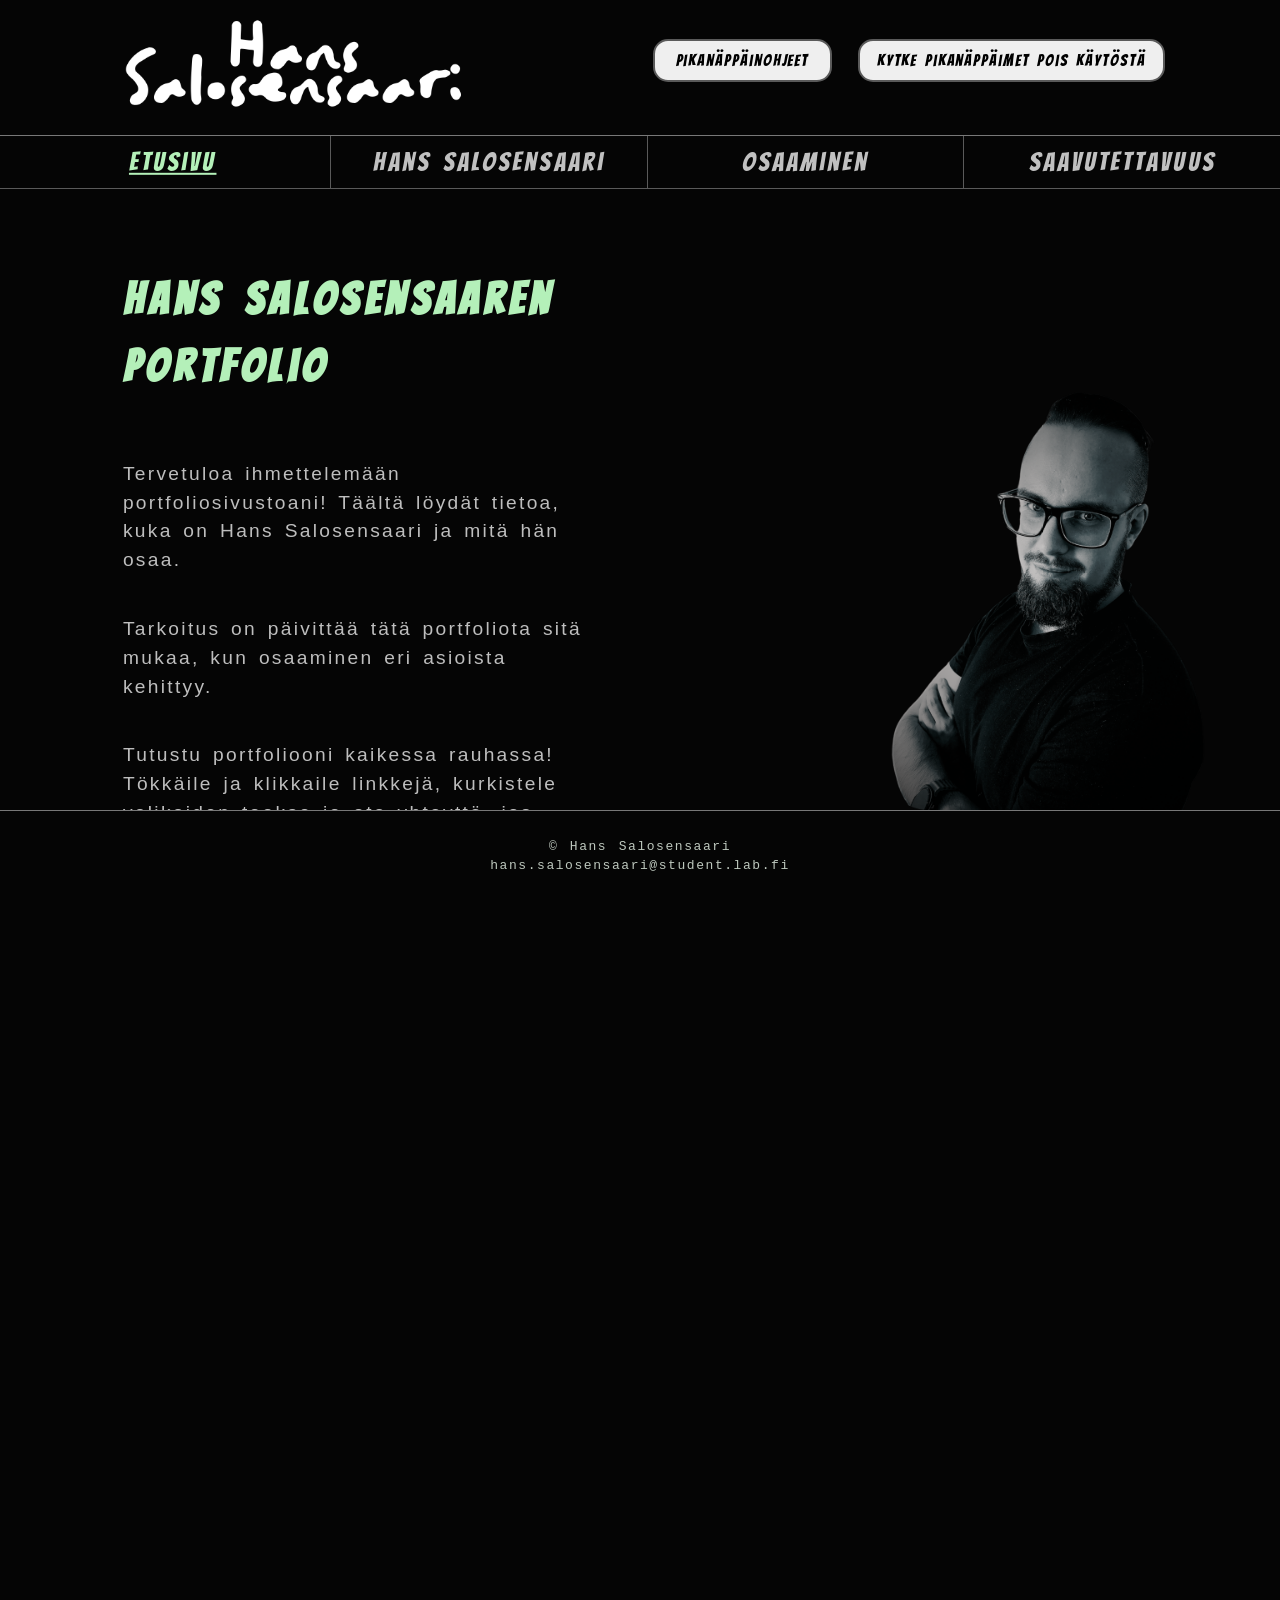
<file: index.html>
<!DOCTYPE html>
<html lang="fi">
<head>
    <meta charset="UTF-8">
    <meta name="description" content="Portfolio of Hans Salosensaari">
    <meta name="author" content="Hans Salosensaari">
    <meta name="viewport" content="width=device-width, initial-scale=1.0">
    <link rel="stylesheet" href="./css/styles.css">
    <link rel="preconnect" href="https://fonts.googleapis.com">
    <link rel="preconnect" href="https://fonts.gstatic.com" crossorigin>
    <link href="https://fonts.googleapis.com/css2?family=Bangers&display=swap" rel="stylesheet">
    <title>Hans Salosensaaren portfolio</title>
    <link rel="shortcut icon" href="./images/favicon-16x16.png" type="image/x-icon">
</head>
<body class="index">
    <a href="#main-content" id="skiplink">Ohita navigaatio ja siirry sivun varsinaiseen sisältöön</a>
    <header>
        <div id="skiptooltip" aria-hidden="true">Enter - Siirry sivun sisältöön</div>
        <a id="logolink" href="/index.html" aria-label="Etusivu">
            <img id="hanslogo" src="./images/HansLogo3.png"
            alt="Hans Salosensaari logo, nimi kirjoitettu koristeellisella tekstillä">
        </a>
        <img id="hansheader" src="./images/Selfie.png" alt="Kuvassa Hans Salosensaari">
        <div id="buttoncontainer" role="group" aria-label="Painikkeet pikanäppäinohjeisiin ja näppäinten hallintaan">
            <button id="accesskeyhelp" aria-pressed="false">Pikanäppäinohjeet</button>
            <button id="accesskeyswitch">Kytke pikanäppäimet pois käytöstä</button>
        </div>
    </header>
    <nav aria-label="Navigaatio sivuston eri sivujen välillä">
        <ul>
            <li id="index"><a id="indexlink" href="index.html">Etusivu</a></li>
            <li id="hans"><a id="hanslink" href="hans.html">Hans Salosensaari</a></li>
            <li id="osaaminen"><a id="osaaminenlink" href="osaaminen.html">Osaaminen</a></li>
            <li id="saavutettavuus"><a id="saavutettavuuslink" href="saavutettavuus.html">Saavutettavuus</a></li>
        </ul>
    </nav>
    <article id="accesskeyarticle" aria-label="Ohjeita pikanäppäinten käytöstä">
        <h2>Ohjeita pikanäppäinten käyttöön</h2>
        <p>Voit liikkua sivuston sivujen välillä seuraavilla pikanäppäimillä.
            Huomaa, että verkkoselain vaatii näppäinyhdistelmän käyttöä, jotta pikanäppäimet toimivat.<br>
        </p>
        <p>
            Google Chromessa ja Microsoft Edgessä käytä näppäinyhdistelmää Alt + pikanäppäin.<br>
            Firefoxissa käytä näppäinyhdistelmää Alt + Shift + pikanäppäin.<br>
            MacOS-käyttöjärjestelmällä käytä selaimesta riippumatta näppäinyhdistelmää Control + Option + pikanäppäin.
        </p>
        <ul>
            <li>M - Ohita navigaatio ja siirry sivun varsinaiseen sisältöön</li>
            <li>L - Sivun ylälaidan logoon upotettu linkki, joka vie etusivulle</li>
            <li>P - Avaa ja sulje pikanäppäinohjeet</li>
            <li>K - Kytke pikanäppäimet pois käytöstä tai takaisin käyttöön.
                Toimii vaikka pikanäppäimet olisi kytketty pois käytöstä.
            </li>
            <li>E - Siirry sivulle Etusivu</li>
            <li>H - Siirry sivulle Hans Salosensaari</li>
            <li>O - Siirry sivulle Osaaminen</li>
            <li>S - Siirry sivulle Saavutettavuus</li>
        </ul>
    </article>
    <section class="content" aria-label="Sivun osa, jossa on sivun varsinainen sisältö">
        <img id="hansmain" src="./images/Selfie.png" alt="Kuvassa Hans Salosensaari">
        <main id="main-content" tabindex="-1">
            <h1>Hans Salosensaaren portfolio</h1>
            <p>
                Tervetuloa ihmettelemään portfoliosivustoani! Täältä löydät tietoa,
                kuka on Hans Salosensaari ja mitä hän osaa.
            </p>
            <p>
                Tarkoitus on päivittää tätä portfoliota sitä mukaa, kun osaaminen eri asioista
                kehittyy.
            </p>
            <p>
                Tutustu portfoliooni kaikessa rauhassa! Tökkäile ja klikkaile linkkejä, kurkistele
                valikoiden taakse ja ota yhteyttä, jos osaamisestani voi olla sinulle hyötyä tai
                haluat kysyä jotain!
            </p>
        </main>
    </section>
    <footer>
        <p class="footertext">© Hans Salosensaari</p>
        <p class="footertext">hans.salosensaari@student.lab.fi</p>
    </footer>
    <script src="./js/script.js"></script>
</body>
</html>
</file>
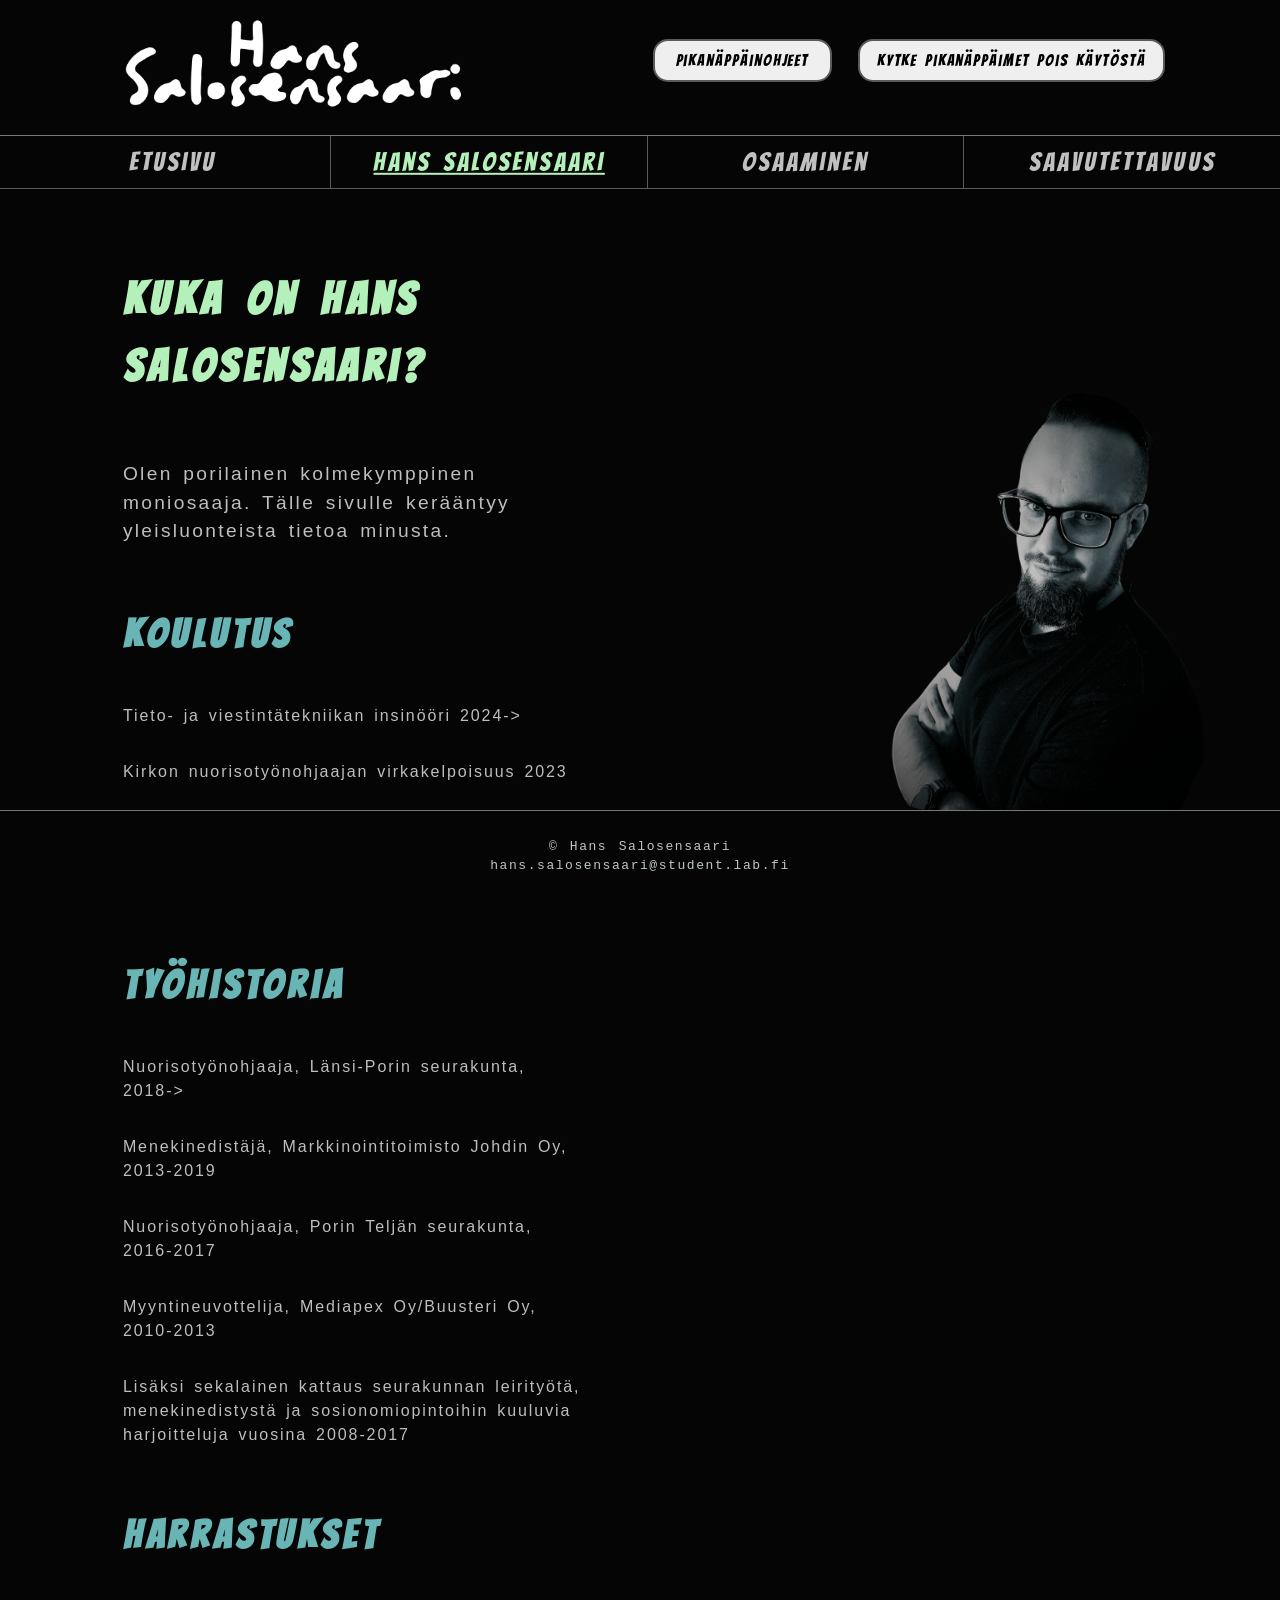
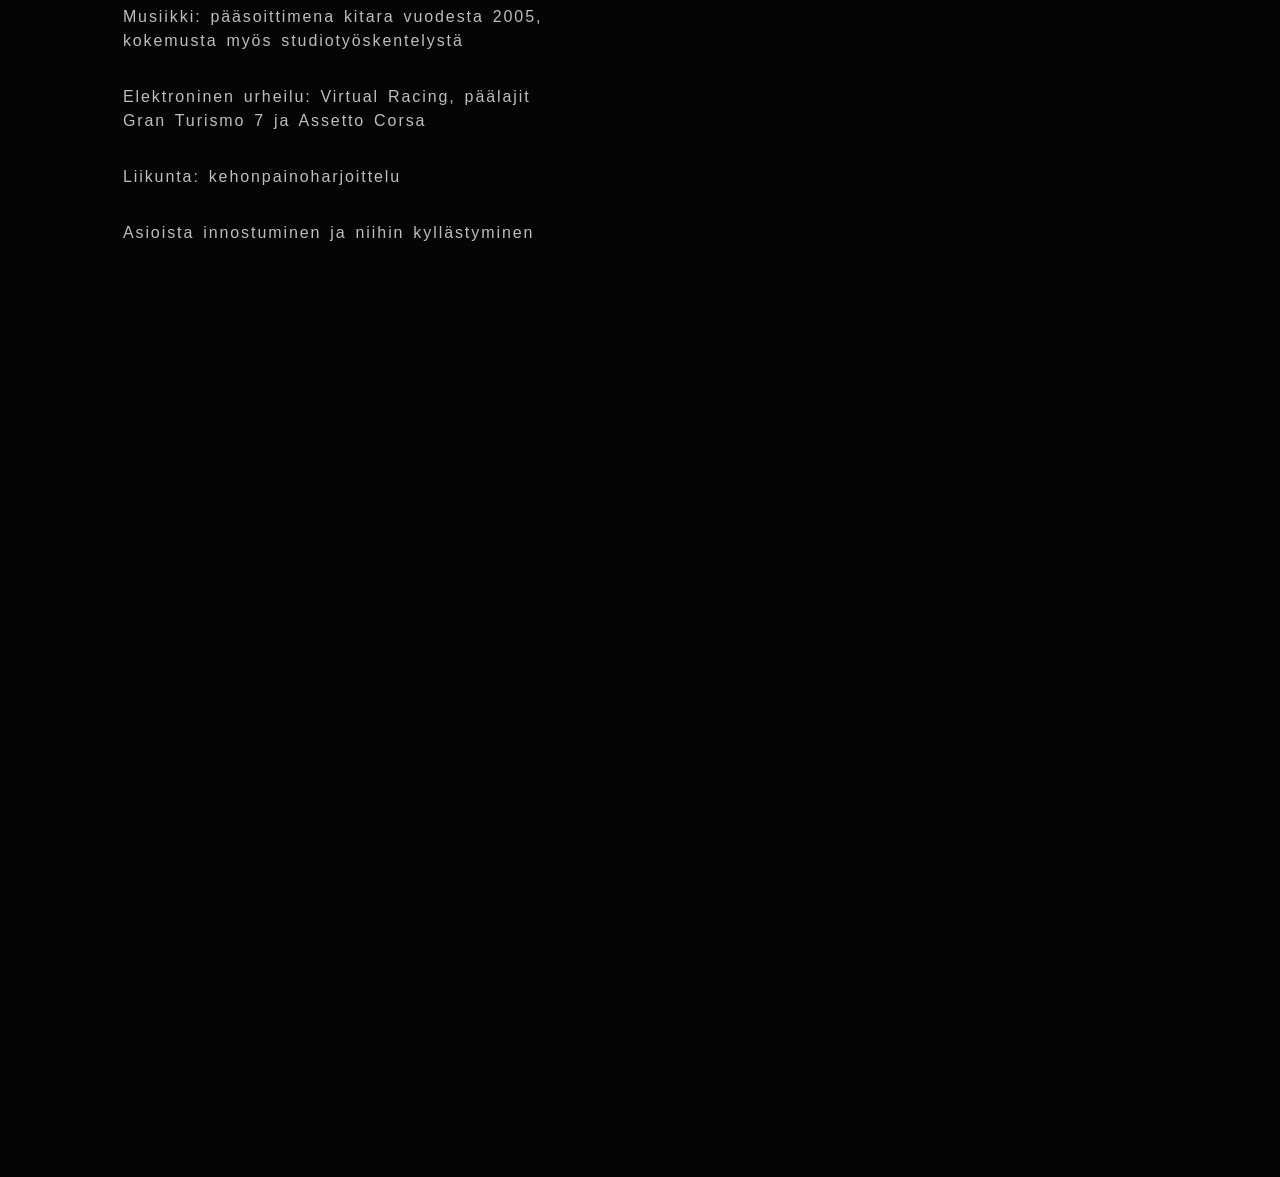
<file: hans.html>
<!DOCTYPE html>
<html lang="fi">
<head>
    <meta charset="UTF-8">
    <meta name="description" content="Portfolio of Hans Salosensaari">
    <meta name="author" content="Hans Salosensaari">
    <meta name="viewport" content="width=device-width, initial-scale=1.0">
    <link rel="stylesheet" href="./css/styles.css">
    <link rel="preconnect" href="https://fonts.googleapis.com">
    <link rel="preconnect" href="https://fonts.gstatic.com" crossorigin>
    <link href="https://fonts.googleapis.com/css2?family=Bangers&display=swap" rel="stylesheet">
    <title>Hans Salosensaari</title>
    <link rel="shortcut icon" href="./images/favicon-16x16.png" type="image/x-icon">
</head>
<body class="hans">
    <a href="#main-content" id="skiplink">
        Ohita navigaatio ja siirry sivun varsinaiseen sisältöön
    </a>
    <header>
        <div id="skiptooltip" aria-hidden="true">Enter - Siirry sivun sisältöön</div>
        <a id="logolink" href="/index.html" aria-label="Etusivu">
            <img id="hanslogo" src="./images/HansLogo3.png"
            alt="Hans Salosensaari logo, nimi kirjoitettu koristeellisella tekstillä">
        </a>
        <img id="hansheader" src="./images/Selfie.png" alt="Kuvassa Hans Salosensaari">
        <div id="buttoncontainer" role="group" aria-label="Painikkeet pikanäppäinohjeisiin ja näppäinten hallintaan">
            <button id="accesskeyhelp" aria-pressed="false">Pikanäppäinohjeet</button>
            <button id="accesskeyswitch">Kytke pikanäppäimet pois käytöstä</button>
        </div>
    </header>
    <nav aria-label="Navigaatio sivuston eri sivujen välillä">
        <ul>
            <li id="index"><a id="indexlink" href="index.html">Etusivu</a></li>
            <li id="hans"><a id="hanslink" href="hans.html">Hans Salosensaari</a></li>
            <li id="osaaminen"><a id="osaaminenlink" href="osaaminen.html">Osaaminen</a></li>
            <li id="saavutettavuus"><a id="saavutettavuuslink" href="saavutettavuus.html">Saavutettavuus</a></li>
        </ul>
    </nav>
    <article id="accesskeyarticle" aria-label="Ohjeita pikanäppäinten käytöstä">
        <h2>Ohjeita pikanäppäinten käyttöön</h2>
        <p>Voit liikkua sivuston sivujen välillä seuraavilla pikanäppäimillä.
            Huomaa, että verkkoselain vaatii näppäinyhdistelmän käyttöä, jotta pikanäppäimet toimivat.<br>
        </p>
        <p>
            Google Chromessa ja Microsoft Edgessä käytä näppäinyhdistelmää Alt + pikanäppäin.<br>
            Firefoxissa käytä näppäinyhdistelmää Alt + Shift + pikanäppäin.<br>
            MacOS-käyttöjärjestelmällä käytä selaimesta riippumatta näppäinyhdistelmää Control + Option + pikanäppäin.
        </p>
        <ul>
            <li>M - Ohita navigaatio ja siirry sivun varsinaiseen sisältöön</li>
            <li>L - Sivun ylälaidan logoon upotettu linkki, joka vie etusivulle</li>
            <li>P - Avaa ja sulje pikanäppäinohjeet</li>
            <li>K - Kytke pikanäppäimet pois käytöstä tai takaisin käyttöön.
                Toimii vaikka pikanäppäimet olisi kytketty pois käytöstä.
            </li>
            <li>E - Siirry sivulle Etusivu</li>
            <li>H - Siirry sivulle Hans Salosensaari</li>
            <li>O - Siirry sivulle Osaaminen</li>
            <li>S - Siirry sivulle Saavutettavuus</li>
        </ul>
    </article>
    <section class="content" aria-label="Sivun osa, jossa on sivun varsinainen sisältö">
        <img id="hansmain" src="./images/Selfie.png" alt="Kuvassa Hans Salosensaari">
        <main id="main-content" tabindex="-1">
            <h1>Kuka on Hans Salosensaari?</h1>
            <p>
                Olen porilainen kolmekymppinen moniosaaja. Tälle sivulle kerääntyy
                yleisluonteista tietoa minusta.
            </p>
            <h2>Koulutus</h2>
            <ul>
                <li>Tieto- ja viestintätekniikan insinööri 2024-></li>
                <li>Kirkon nuorisotyönohjaajan virkakelpoisuus 2023</li>
                <li>Sosionomi (AMK) diakoni 2017</li>
                <li>Ylioppilas 2011</li>
            </ul>
            <h2>Työhistoria</h2>
            <ul>
                <li>Nuorisotyönohjaaja, Länsi-Porin seurakunta, 2018-></li>
                <li>Menekinedistäjä, Markkinointitoimisto Johdin Oy, 2013-2019</li>
                <li>Nuorisotyönohjaaja, Porin Teljän seurakunta, 2016-2017</li>
                <li>Myyntineuvottelija, Mediapex Oy/Buusteri Oy, 2010-2013</li>
                <li>Lisäksi sekalainen kattaus seurakunnan leirityötä, menekinedistystä
                    ja sosionomiopintoihin kuuluvia harjoitteluja vuosina 2008-2017
                </li>
            </ul>
            <h2>Harrastukset</h2>
            <ul>
                <li>Musiikki: pääsoittimena kitara vuodesta 2005, kokemusta myös studiotyöskentelystä</li>
                <li>Elektroninen urheilu: Virtual Racing, päälajit Gran Turismo 7 ja Assetto Corsa</li>
                <li>Liikunta: kehonpainoharjoittelu</li>
                <li>Asioista innostuminen ja niihin kyllästyminen</li>
            </ul>
        </main>
    </section>
    <footer>
        <p class="footertext">© Hans Salosensaari</p>
        <p class="footertext">hans.salosensaari@student.lab.fi</p>
    </footer>
    <script src="./js/script.js"></script>
</body>
</html>
</file>
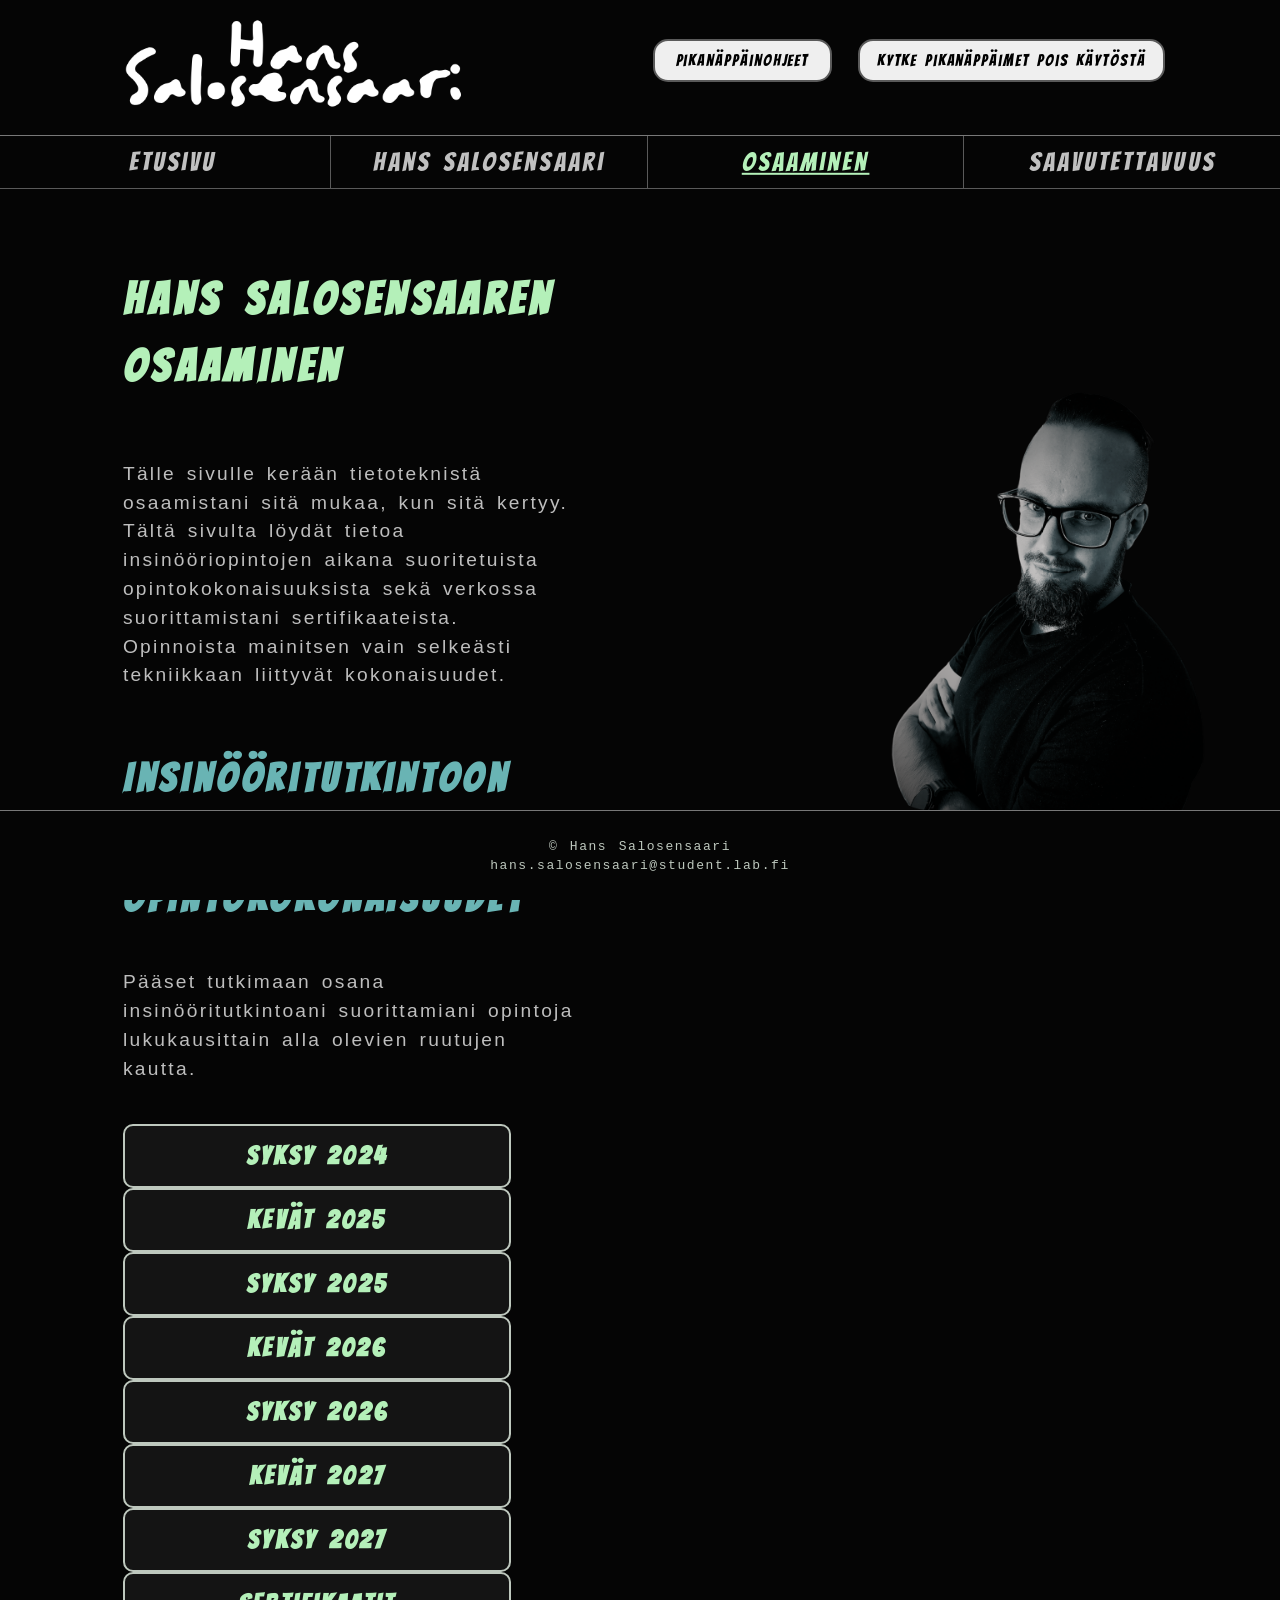
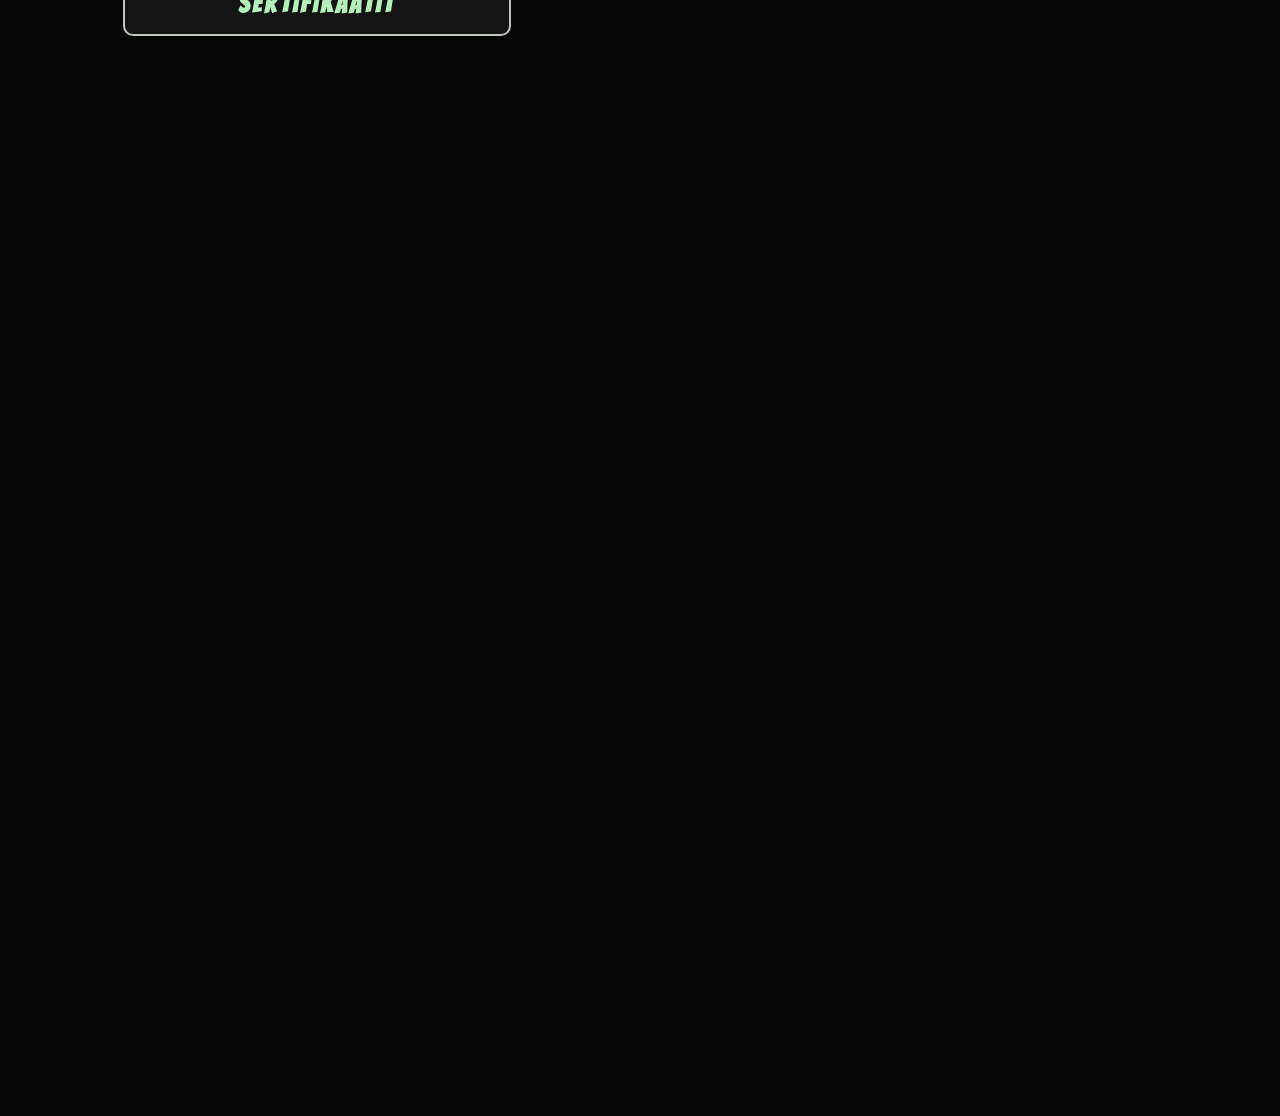
<file: osaaminen.html>
<!DOCTYPE html>
<html lang="fi">
<head>
    <meta charset="UTF-8">
    <meta name="description" content="Portfolio of Hans Salosensaari">
    <meta name="author" content="Hans Salosensaari">
    <meta name="viewport" content="width=device-width, initial-scale=1.0">
    <link rel="stylesheet" href="./css/styles.css">
    <link rel="preconnect" href="https://fonts.googleapis.com">
    <link rel="preconnect" href="https://fonts.gstatic.com" crossorigin>
    <link href="https://fonts.googleapis.com/css2?family=Bangers&display=swap" rel="stylesheet">
    <title>Hans Salosensaaren osaaminen</title>
    <link rel="shortcut icon" href="./images/favicon-16x16.png" type="image/x-icon">
</head>
<body class="osaaminen">
    <a href="#main-content" id="skiplink">Ohita navigaatio ja siirry sivun varsinaiseen sisältöön</a>
    <header>
        <div id="skiptooltip" aria-hidden="true">Enter - Siirry sivun sisältöön</div>
        <a id="logolink" href="/index.html" aria-label="Etusivu">
            <img id="hanslogo" src="./images/HansLogo3.png"
            alt="Hans Salosensaari logo, nimi kirjoitettu koristeellisella tekstillä">
        </a>
        <img id="hansheader" src="./images/Selfie.png" alt="Kuvassa Hans Salosensaari">
        <div id="buttoncontainer" role="group" aria-label="Painikkeet pikanäppäinohjeisiin ja näppäinten hallintaan">
            <button id="accesskeyhelp" aria-pressed="false">Pikanäppäinohjeet</button>
            <button id="accesskeyswitch">Kytke pikanäppäimet pois käytöstä</button>
        </div>
    </header>
    <nav aria-label="Navigaatio sivuston eri sivujen välillä">
        <ul>
            <li id="index"><a id="indexlink" href="index.html">Etusivu</a></li>
            <li id="hans"><a id="hanslink" href="hans.html">Hans Salosensaari</a></li>
            <li id="osaaminen"><a id="osaaminenlink" href="osaaminen.html">Osaaminen</a></li>
            <li id="saavutettavuus"><a id="saavutettavuuslink" href="saavutettavuus.html">Saavutettavuus</a></li>
        </ul>
    </nav>
    <article id="accesskeyarticle" aria-label="Ohjeita pikanäppäinten käytöstä">
        <h2>Ohjeita pikanäppäinten käyttöön</h2>
        <p>Voit liikkua sivuston sivujen välillä seuraavilla pikanäppäimillä.
            Huomaa, että verkkoselain vaatii näppäinyhdistelmän käyttöä, jotta pikanäppäimet toimivat.<br>
        </p>
        <p>
            Google Chromessa ja Microsoft Edgessä käytä näppäinyhdistelmää Alt + pikanäppäin.<br>
            Firefoxissa käytä näppäinyhdistelmää Alt + Shift + pikanäppäin.<br>
            MacOS-käyttöjärjestelmällä käytä selaimesta riippumatta näppäinyhdistelmää Control + Option + pikanäppäin.
        </p>
        <ul>
            <li>M - Ohita navigaatio ja siirry sivun varsinaiseen sisältöön</li>
            <li>L - Sivun ylälaidan logoon upotettu linkki, joka vie etusivulle</li>
            <li>P - Avaa ja sulje pikanäppäinohjeet</li>
            <li>K - Kytke pikanäppäimet pois käytöstä tai takaisin käyttöön.
                Toimii vaikka pikanäppäimet olisi kytketty pois käytöstä.
            </li>
            <li>E - Siirry sivulle Etusivu</li>
            <li>H - Siirry sivulle Hans Salosensaari</li>
            <li>O - Siirry sivulle Osaaminen</li>
            <li>S - Siirry sivulle Saavutettavuus</li>
        </ul>
    </article>
    <section class="content" aria-label="Sivun osa, jossa on sivun varsinainen sisältö">
        <img id="hansmain" src="./images/Selfie.png" alt="Kuvassa Hans Salosensaari">
        <main id="main-content" tabindex="-1">
            <h1>Hans Salosensaaren osaaminen</h1>
            <p>
                Tälle sivulle kerään tietoteknistä osaamistani sitä mukaa, kun sitä kertyy.
                Tältä sivulta löydät tietoa insinööriopintojen aikana suoritetuista
                opintokokonaisuuksista sekä verkossa suorittamistani sertifikaateista.
                Opinnoista mainitsen vain selkeästi tekniikkaan liittyvät kokonaisuudet.
                
            </p>
            <h2>Insinööritutkintoon kuuluvat opintokokonaisuudet</h2>
            <p>Pääset tutkimaan osana insinööritutkintoani suorittamiani opintoja lukukausittain
                alla olevien ruutujen kautta.
            </p>
            <section class="card" tabindex="0" aria-label="Syksyn 2024 opinnot kokoava sivun osa">
                <h2>Syksy 2024</h2>
                <ul>
                    <li>Digitaaliset sovellukset (5op), johdatus erilaisten ohjelmien, esim.
                        Microsoft Office -ohjelmien käyttöön
                    </li>
                    <li>
                        WWW-suunnittelun perusteet (5op), sisältönä HTML- ja CSS-kielet
                        (myös SASS)
                    </li>
                    <li>
                        Tietoliikenteen ja tietoturvan perusteet (5op), sisältönä mm.
                        verkkoteknologia, lähiverkot ja tietoturva
                    </li>
                    <li>
                        Ohjelmoinnin perusteet (5op), sisältönä Python-ohjelmointikieli
                    </li>
                </ul>
            </section>
            <section class="card" tabindex="0" aria-label="Kevään 2025 opinnot kokoava sivun osa">
                <h2>Kevät 2025</h2>
                <ul>
                    <li>
                        IoT tiedonsiirtojärjestelmät ja valvonta (5op), sisältönä Ciscon
                        CCNA1-kurssi eli tietoliikenne, verkkojen suunnittelu ja
                        hallinta
                    </li>
                    <li>
                        Oliot ja tietokannat (5op), sisältönä olio-ohjelmointi Pythonilla
                        ja SQL-ohjelmointi
                    </li>
                    <li>
                        WWW-interaktiivisuus, (5op), sisältönä JavaScript-ohjelmointi
                    </li>
                    <li>
                        Ohjelmointikielet (5op), sisältönä C++ ja Java -kielet
                    </li>
                    <li>
                        Palvelin- ja työasemavirtualisointi, sisältönä virtualisointi
                        ja virtualisoitujen ympäristöjen käyttäminen
                    </li>
                </ul>
            </section>
            <section class="card" tabindex="0" aria-label="Syksyn 2025 opinnot kokoava sivun osa">
                <h2>Syksy 2025</h2>
                <ul>
                    <li>
                        IoT perusteet (5op), sisältönä IoT-järjestelmien toiminta
                    </li>
                    <li>
                        IoT ja sulautetut järjestelmät (15op), sisältönä IoT-järjestelmät
                        ja niiden suunnittelu
                    </li>
                    <li>
                        Web- ja peliteknologia (15op), sisältönä Unity-pelimoottorin käyttö,
                        Linux-käyttöjärjestelmät, PHP ja C# -kielet
                    </li>
                </ul>
            </section>
            <section class="card" tabindex="0" aria-label="Kevään 2026 opinnot kokoava sivun osa">
                <h2>Kevät 2026</h2>
                <p>Tulossa...</p>
            </section>
            <section class="card" tabindex="0" aria-label="Syksyn 2026 opinnot kokoava sivun osa">
                <h2>Syksy 2026</h2>
                <p>Tulossa...</p>
            </section>
            <section class="card" tabindex="0" aria-label="Kevään 2027 opinnot kokoava sivun osa">
                <h2>Kevät 2027</h2>
                <p>Tulossa...</p>
            </section>
            <section class="card" tabindex="0" aria-label="Syksyn 2027 opinnot kokoava sivun osa">
                <h2>Syksy 2027</h2>
                <p>Tulossa...</p>
            </section>
            <section class="card" tabindex="0" style="margin-bottom: 20vh;" aria-label="Muut opinto-/kurssisuoritukset kokoava sivun osa">
                <h2>Sertifikaatit</h2>
                <figure>
                    <img src="./images/FCCHTMLCSSCert.png"
                    alt="freeCodeCamp HTML- ja CSS-sertifikaatti">
                    <figcaption>freeCodeCamp HTML- ja CSS-sertifikaatti</figcaption>
                </figure>
            </section>
        </main>
    </section>
    <footer>
        <p class="footertext">© Hans Salosensaari</p>
        <p class="footertext">hans.salosensaari@student.lab.fi</p>
    </footer>
    <script src="./js/script.js"></script>
</body>
</html>
</file>
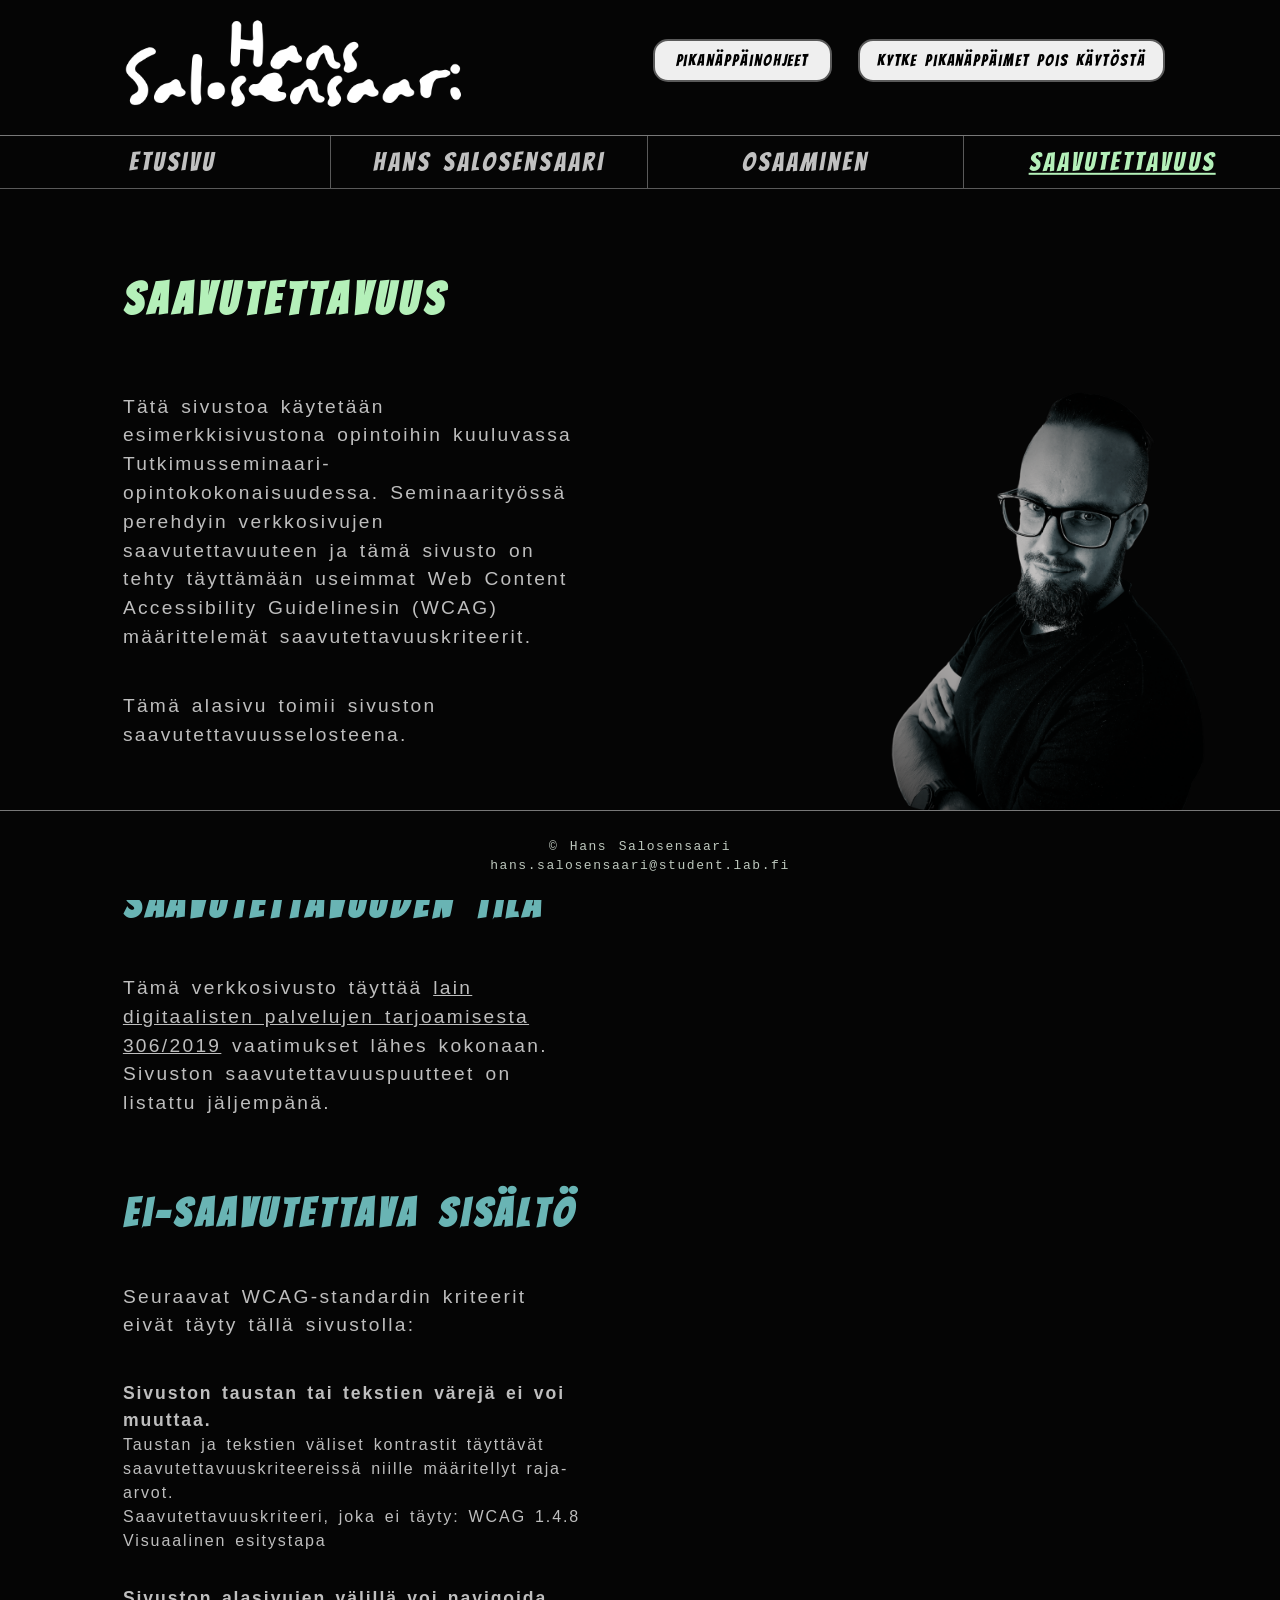
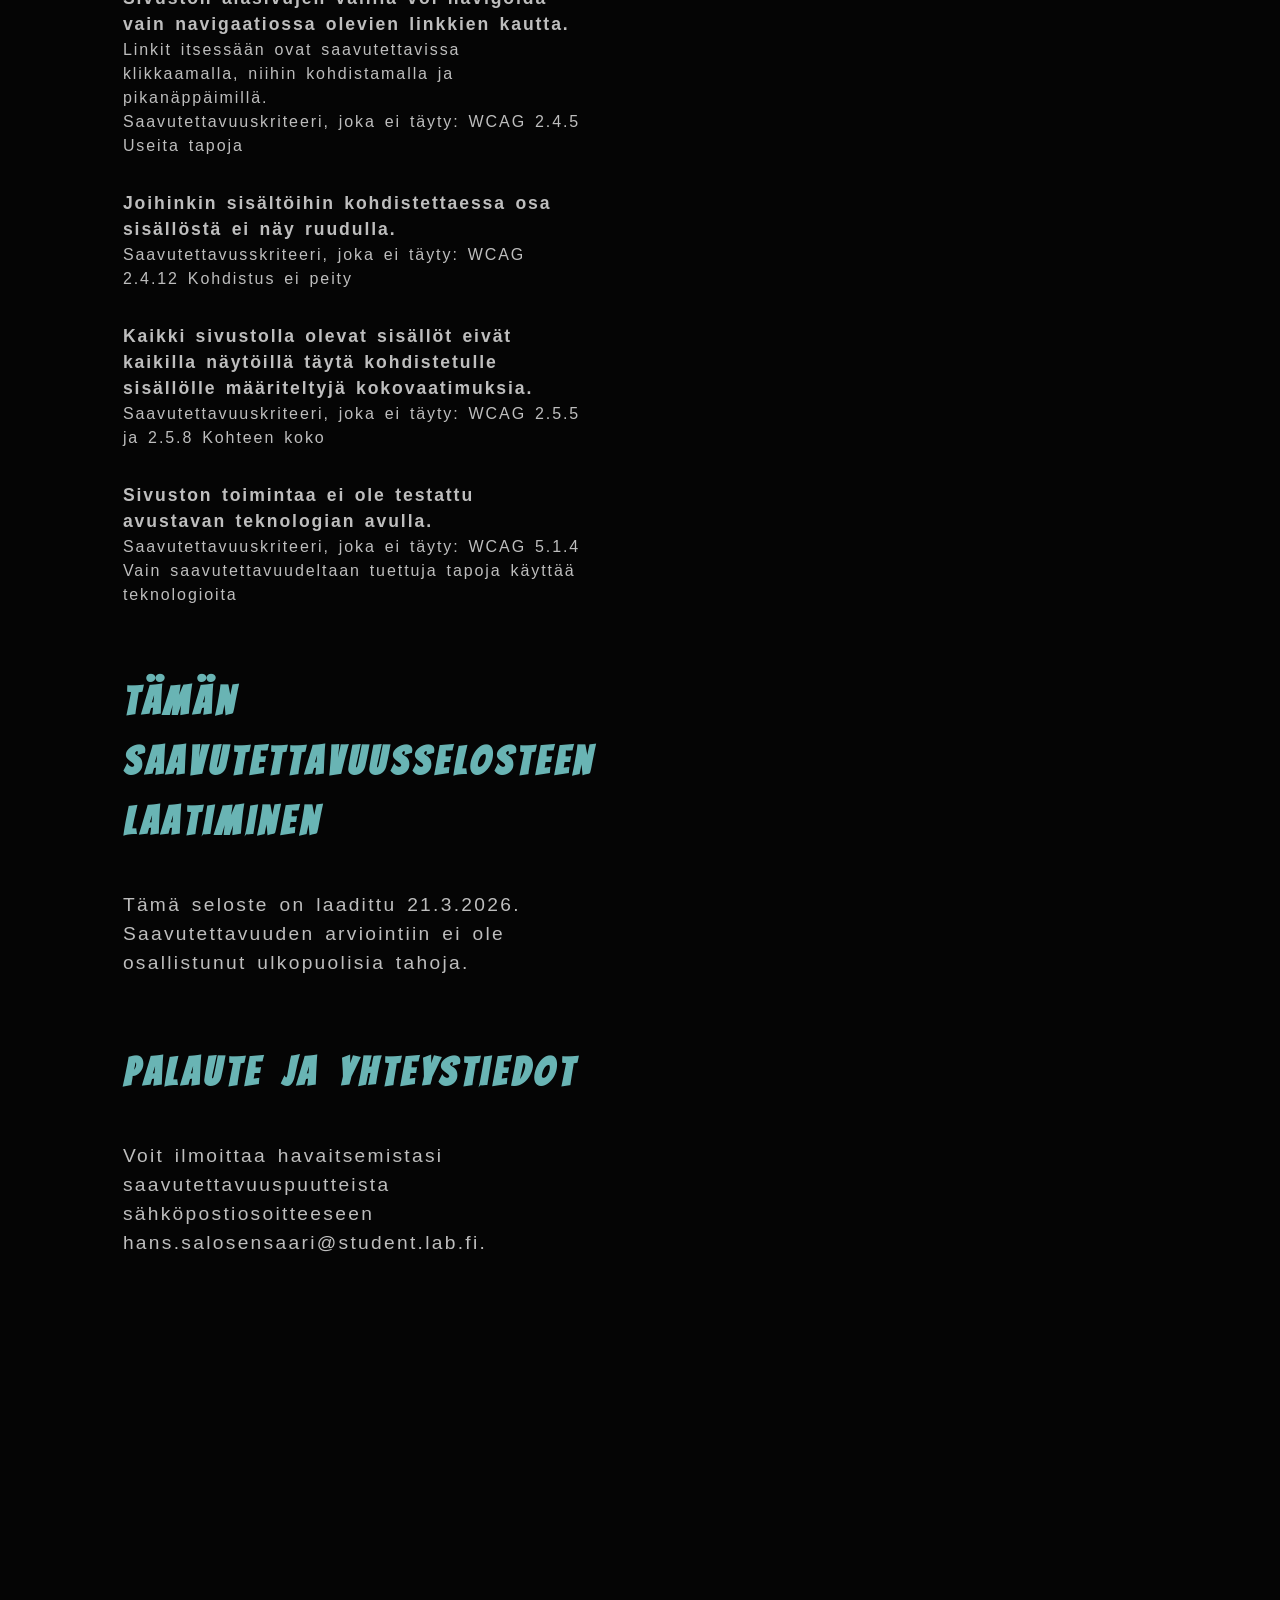
<file: saavutettavuus.html>
<!DOCTYPE html>
<html lang="fi">
<head>
    <meta charset="UTF-8">
    <meta name="description" content="Portfolio of Hans Salosensaari">
    <meta name="author" content="Hans Salosensaari">
    <meta name="viewport" content="width=device-width, initial-scale=1.0">
    <link rel="stylesheet" href="./css/styles.css">
    <link rel="preconnect" href="https://fonts.googleapis.com">
    <link rel="preconnect" href="https://fonts.gstatic.com" crossorigin>
    <link href="https://fonts.googleapis.com/css2?family=Bangers&display=swap" rel="stylesheet">
    <title>Saavutettavuus</title>
    <link rel="shortcut icon" href="./images/favicon-16x16.png" type="image/x-icon">
</head>
<body class="saavutettavuus">
    <a href="#main-content" id="skiplink">Ohita navigaatio ja siirry sivun varsinaiseen sisältöön</a>
    <header>
        <div id="skiptooltip" aria-hidden="true">Enter - Siirry sivun sisältöön</div>
        <a id="logolink" href="/index.html" aria-label="Etusivu">
            <img id="hanslogo" src="./images/HansLogo3.png"
            alt="Hans Salosensaari logo, nimi kirjoitettu koristeellisella tekstillä">
        </a>
        <img id="hansheader" src="./images/Selfie.png" alt="Kuvassa Hans Salosensaari">
        <div id="buttoncontainer" role="group" aria-label="Painikkeet pikanäppäinohjeisiin ja näppäinten hallintaan">
            <button id="accesskeyhelp" aria-pressed="false">Pikanäppäinohjeet</button>
            <button id="accesskeyswitch">Kytke pikanäppäimet pois käytöstä</button>
        </div>
    </header>
    <nav aria-label="Navigaatio sivuston eri sivujen välillä">
        <ul>
            <li id="index"><a id="indexlink" href="index.html">Etusivu</a></li>
            <li id="hans"><a id="hanslink" href="hans.html">Hans Salosensaari</a></li>
            <li id="osaaminen"><a id="osaaminenlink" href="osaaminen.html">Osaaminen</a></li>
            <li id="saavutettavuus"><a id="saavutettavuuslink" href="saavutettavuus.html">Saavutettavuus</a></li>
        </ul>
    </nav>
    <article id="accesskeyarticle" aria-label="Ohjeita pikanäppäinten käytöstä">
        <h2>Ohjeita pikanäppäinten käyttöön</h2>
        <p>Voit liikkua sivuston sivujen välillä seuraavilla pikanäppäimillä.
            Huomaa, että verkkoselain vaatii näppäinyhdistelmän käyttöä, jotta pikanäppäimet toimivat.<br>
        </p>
        <p>
            Google Chromessa ja Microsoft Edgessä käytä näppäinyhdistelmää Alt + pikanäppäin.<br>
            Firefoxissa käytä näppäinyhdistelmää Alt + Shift + pikanäppäin.<br>
            MacOS-käyttöjärjestelmällä käytä selaimesta riippumatta näppäinyhdistelmää Control + Option + pikanäppäin.
        </p>
        <ul>
            <li>M - Ohita navigaatio ja siirry sivun varsinaiseen sisältöön</li>
            <li>L - Sivun ylälaidan logoon upotettu linkki, joka vie etusivulle</li>
            <li>P - Avaa ja sulje pikanäppäinohjeet</li>
            <li>K - Kytke pikanäppäimet pois käytöstä tai takaisin käyttöön.
                Toimii vaikka pikanäppäimet olisi kytketty pois käytöstä.
            </li>
            <li>E - Siirry sivulle Etusivu</li>
            <li>H - Siirry sivulle Hans Salosensaari</li>
            <li>O - Siirry sivulle Osaaminen</li>
            <li>S - Siirry sivulle Saavutettavuus</li>
        </ul>
    </article>
    <section class="content" aria-label="Sivun osa, jossa on sivun varsinainen sisältö">
        <img id="hansmain" src="./images/Selfie.png" alt="Kuvassa Hans Salosensaari">
        <main id="main-content" tabindex="-1">
            <h1>Saavutettavuus</h1>
            <p>
                Tätä sivustoa käytetään esimerkkisivustona opintoihin kuuluvassa
                Tutkimusseminaari-opintokokonaisuudessa. Seminaarityössä perehdyin
                verkkosivujen saavutettavuuteen ja tämä sivusto on tehty täyttämään
                useimmat Web Content Accessibility Guidelinesin (WCAG) määrittelemät
                saavutettavuuskriteerit.
            </p>
            <p>Tämä alasivu toimii sivuston saavutettavuusselosteena.</p>
            <h2>Sivuston saavutettavuuden tila</h2>
            <p>
                Tämä verkkosivusto täyttää
                <a href="https://www.finlex.fi/fi/lainsaadanto/saadoskokoelma/2019/306">
                    lain digitaalisten palvelujen tarjoamisesta 306/2019</a>
                    vaatimukset lähes kokonaan. Sivuston saavutettavuuspuutteet on
                    listattu jäljempänä.
            </p>
            <h2>Ei-saavutettava sisältö</h2>
            <p>Seuraavat WCAG-standardin kriteerit eivät täyty tällä sivustolla:</p>
            <ul>
                <li>
                    <span class="bold">
                        Sivuston taustan tai tekstien värejä ei voi muuttaa. <br>
                    </span>
                    Taustan ja tekstien väliset kontrastit täyttävät
                    saavutettavuuskriteereissä niille määritellyt raja-arvot. <br>
                    Saavutettavuuskriteeri, joka ei täyty:
                    WCAG 1.4.8 Visuaalinen esitystapa
                </li>
                <li>
                    <span class="bold">
                        Sivuston alasivujen välillä voi navigoida vain navigaatiossa
                        olevien linkkien kautta. <br>
                    </span>
                    Linkit itsessään ovat saavutettavissa klikkaamalla, niihin
                    kohdistamalla ja pikanäppäimillä. <br>
                    Saavutettavuuskriteeri, joka ei täyty:
                    WCAG 2.4.5 Useita tapoja
                </li>
                <li>
                    <span class="bold">
                        Joihinkin sisältöihin kohdistettaessa osa sisällöstä ei näy
                        ruudulla. <br>
                    </span>
                    Saavutettavusskriteeri, joka ei täyty:
                    WCAG 2.4.12 Kohdistus ei peity
                </li>
                <li>
                    <span class="bold">
                        Kaikki sivustolla olevat sisällöt eivät kaikilla näytöillä
                        täytä kohdistetulle sisällölle määriteltyjä kokovaatimuksia. <br>
                    </span>
                    Saavutettavuuskriteeri, joka ei täyty:
                    WCAG 2.5.5 ja 2.5.8 Kohteen koko
                </li>
                <li>
                    <span class="bold">
                        Sivuston toimintaa ei ole testattu avustavan teknologian avulla. <br>
                    </span>
                    Saavutettavuuskriteeri, joka ei täyty:
                    WCAG 5.1.4 Vain saavutettavuudeltaan tuettuja tapoja käyttää teknologioita
                </li>
                <h2>
                    Tämän saavutettavuusselosteen laatiminen
                </h2>
                <p>
                    Tämä seloste on laadittu 21.3.2026. Saavutettavuuden arviointiin ei
                    ole osallistunut ulkopuolisia tahoja.
                </p>
                <h2>
                    Palaute ja yhteystiedot
                </h2>
                <p>
                    Voit ilmoittaa havaitsemistasi saavutettavuuspuutteista
                    sähköpostiosoitteeseen hans.salosensaari@student.lab.fi.
                </p>
            </ul>
        </main>
    </section>
    <footer>
        <p class="footertext">© Hans Salosensaari</p>
        <p class="footertext">hans.salosensaari@student.lab.fi</p>
    </footer>
    <script src="./js/script.js"></script>
</body>
</html>
</file>
<file: css/styles.css>
/* "Alkuvalmistelut" */
/*  */

* {
    margin: 0;
    padding: 0;
    box-sizing: border-box;
}

#hansheader, #hansmain {
    display: none;
}

/*  */
/* Alkuvalmistelut päättyvät */
/*  */


body {
    position: relative;
    background-color: #050505;
}


/*  */
/* Headerin määritykset */
/*  */

header {
    position: fixed;
    top: 0;
    border-bottom: 1px solid rgb(120, 120, 120);
    width: 100%;
    height: 15%;
    background-color: #050505;
}

header a {
    position: absolute;
    top: 50%;
    left: 50%;
    transform: translate(-50%, -50%);
    display: block;
    text-align: center;
}

#hanslogo {
    display: block;
    position: relative;
    width: 70vw;
    height: auto;
    max-width: 262.5px;
    max-height: 70px;
}

#buttoncontainer {
    display: none;
}

#skiptooltip {
    display: none;
}

@media screen and (min-width: 400px) {

    header a {
        left: 35%;
    }

    #hansheader {
        display: block;
        position: absolute;
        top: 0%;
        right: 5px;
        max-height: 100%;
    }

}

@media screen and (min-width: 750px) {

    header {
        z-index: 2;
    }

    header a {
        left: 25%;
    }

    #hanslogo {
        width: 40vw;
        max-width: 37.5vh;
        max-height: 10vh;
    }

    #hansheader {
        display: none;
    }

}

@media screen and (min-width: 1200px) {

    header {
        border-bottom: none;
    }

    header a {
        top: 0%;
        left: 0;
        transform: translate(0);
        margin: 2vh 9.8vw;
    }
       
}

@media (pointer: fine) {

    @media screen and (min-width: 1200px) {
        
        #buttoncontainer {
            position: relative;
            top: 25%;
            left: 51%;
            height: 80%;
            width: 40%;
            display: flex;
            flex-direction: row;
            justify-content: space-between;
        }
        
        #accesskeyhelp, #accesskeyswitch {
            height: 40%;
            margin-top: 1%;
            padding: 4px;
            border: 2px solid #5a5a5a;
            border-radius: 15px;
            font-family: Bangers;
            font-size: 100%;
            letter-spacing: 0.12em;
            word-spacing: 0.16em;
        }

        /* Painikkeen taustan ja tekstin välinen kontrasti
        21:1 */
        
        #skiptooltip {
            position: absolute;
            top: 15%;
            left: 32.5%;
            border: 2px solid #5a5a5a;
            border-radius: 15px;
            height: fit-content;
            width: 15%;
            background-color: #141414;
            padding: 4px;
            font-family: Verdana, Geneva, Tahoma, sans-serif;
            font-size: 100%;
            text-align: center;
            color: #bebebe;
            letter-spacing: 0.12em;
            word-spacing: 0.16em;
            line-height: 1.5;
        }

        #accesskeyhelp {
            width: 35%;
        }
        
        #accesskeyswitch {
            width: 60%;
        }

    }

    @media screen and (min-width: 1800px) {

        #skiptooltip {
            top: 27%;
            height: 40%;
        }

        #accesskeyhelp {
            width: 20%;
        }

        #accesskeyswitch {
            width: 40%;
            transform: translate(-75%, 0%);    
        }
        
    }
    
}
/*  */
/* Headerin määritykset päättyvät */
/*  */


/*  */
/* Navigaation määritykset */
/*  */

nav {
    position: fixed;
    top: 15vh;
    border-bottom: 1px solid rgb(90, 90, 90);
    background-color: #050505;
    width: 100%;
    height: 20vh;
    max-height: 400px;
    z-index: 5;
    font-family: Bangers;
}

nav ul {
    height: 100%;
}

nav ul li {
    display: inline-block;
    border-bottom: 1px solid rgb(90, 90, 90);
    width: 100%;
    height: 25%;
    text-align: center;
}

nav ul li:last-of-type {
    border-bottom: none;
}

nav ul li a {
    position: relative;
    top: 50%;
    left: 50%;
    display: block;
    transform: translate(-50%, -50%);    
    width: auto;
    font-size: 120%;
    color: #c0c0c0;
    text-decoration: none;
    letter-spacing: 0.12em;
    word-spacing: 0.16em;
    line-height: 1.5;
}

/* Taustan ja navigaatiotekstin välinen kontrastisuhde
on 11.2:1 */

nav ul li:hover, nav a:hover {
    background-color: #151515;
    color: #fff;
    text-decoration: underline;
}

.index #index a, .hans #hans a, .osaaminen #osaaminen a, .saavutettavuus #saavutettavuus a {
    text-decoration: underline;
    color: #b4f0b9;
    /* Kontrastisuhde 15.63:1 */
}

@media screen and (min-width: 750px) {

    nav {
        display: flex;
        top: 0;
        right: 0;
        border-left: 1px solid rgb(90, 90, 90);
        border-bottom: none;
        max-width: 50vw;
        height: 13.5vh;
        z-index: 3;
    }

    nav ul {
        display: flex;
        flex-direction: column;
        flex-wrap: wrap;
        justify-content: space-evenly;
    }

    nav ul li {
        margin: auto;
        display: block;
        width: 25vw;
        height: 50%;
    }

    nav ul li a {
        font-size: 140%;
    }

    nav ul li:last-child, nav ul li:nth-last-child(3) {
        border-bottom: none;
    }

    nav ul li:first-child, nav ul li:nth-last-child(3) {
        border-right: 1px solid rgb(90, 90, 90);
    }

}

@media screen and (min-width: 1200px) {

    nav {
        top: 15vh;
        left: 0;
        max-width: 100vw;
        min-width: 100vw;
        height: 6vh;
        border: none;
        border-top: 1px solid rgb(120, 120, 120);
        border-bottom: solid 1px rgb(90, 90, 90);
        background-color: #050505;
        z-index: 2;
    }

    nav ul {
        flex-direction: row;
        flex-wrap: nowrap;
        width: 100vw;
    }

    nav ul li {
        width: 100%;
        height: 100%;
    }

    nav ul li:first-child {
        margin-left: 15px;
    }

    nav ul li:first-child, nav ul li:nth-child(2), nav ul li:nth-child(3) {
        border: none;
    }

    nav ul li:first-child, nav ul li:nth-child(2), nav ul li:nth-child(3) {
        border-right: 1px solid rgb(90, 90, 90);
    }

    nav ul li a {
        font-size: 160%;
        letter-spacing: 0.12em;
        word-spacing: 0.16em;
    }
    
}

@media screen and (min-width: 1500px) {

    nav ul li a {
        font-size: 200%;
    }
    
}

/*  */
/* Navigaation määritykset päättyvät */
/*  */

#accesskeyarticle {
    display: none;
    opacity: 0;
    transition: opacity 2s;
    position: absolute;
    z-index: 1;
    top: 22vh;
    left: 50.2865%;
    width: 47%;
    height: fit-content;
    border: 2px solid rgb(190, 200, 190);
    border-radius: 20px;
    background-color: #141414;
}

@media screen and (min-width: 1800px) {
    
    #accesskeyarticle {
        position: fixed;
    }
}

#accesskeyarticle.visible {
    opacity: 1;
}

#accesskeyarticle h2 {
    margin: 20px 0;
    text-align: center;
    font-family: Verdana, Geneva, Tahoma, sans-serif;
    color: rgb(180, 240, 185);
    font-size: 120%;
    letter-spacing: 0.12em;
    word-spacing: 0.16em;
    /* Taustan ja otsikon kontrasti 14.12:1 */
}

#accesskeyarticle p, #accesskeyarticle li {
    margin: 16px 10px;
    color: #bebebe;
    text-align: center;
    font-size: 100%;
    letter-spacing: 0.12em;
    word-spacing: 0.16em;
    line-height: 1.5;
    list-style: none;
    /* Taustan ja tekstin kontrasti 9.91:1 */
}

#accesskeyarticle p {
    margin: 32px 10px;
}


/*  */
/* Pääsisällön määritykset */
/*  */

.content {
    margin: 45vh 0 90vh 0;
}

main {
    background: #050505;
    color: #bebebe;
    /* Taustan ja tekstin kontrasti 10.96:1 */
}

#main-content:focus {
    outline: none;
}

main h1, main h2, main ul li, main p {
    letter-spacing: 0.12em;
    word-spacing: 0.16em;
    line-height: 1.5;
}

main h1 {
    margin: 0 5%;
    text-align: center;
    font-family: Bangers;
    color: rgb(180, 240, 185);
    font-size: 200%;
}

main h2 {
    margin: 40px 5%;
    text-align: center;
    font-family: Bangers;
    color: #69b4b4;
    font-size: 160%;
    /* Taustan ja H2 välinen kontrasti 8.52:1 */
}

main ul li {
    margin: 32px 8%;
    list-style: none;
    text-align: center;
    font-family: Verdana, Geneva, Tahoma, sans-serif;
    font-size: 100%;
}

main p {
    margin: 40px 5%;
    text-align: center;
    font-family: Verdana, Geneva, Tahoma, sans-serif;
    font-size: 120%;
}

main a {
    color: #bebebe;
}

.bold {
    font-weight: bolder;
    font-size: 110%;
}

#hansmain {
    display: block;
    position: fixed;
    right: 20%;
    bottom: 10vh;
    max-width: 60vw;
    object-fit: contain;
    z-index: -1;
}

@media screen and (min-width: 400px) {

    #hansmain {
        display: none;
    }
    
}

@media screen and (min-width: 750px) {

    .content {
        margin: 20vh 0 0 0;
        z-index: 1;
    }
    
    main {
        position: absolute;
        left: 0;
        padding-bottom: 100vh;
        max-width: 50.5%;
    }

    main h1 {
        display: inline-block;
        margin: 0 5vw 20px 5vw;
        text-align: left;
        font-size: 250%;
    }

    main h1 br {
        display: none;
    }

    main h2 {
        margin: 60px 5vw 40px 5vw;
        text-align: left;
        font-size: 200%;
    }

    main p {
        margin: 48px 5vw;
        text-align: left;
        font-size: 150%;
    }

    main ul li {
        margin: 40px 5vw;
        text-align: left;
        font-size: 125%;
    }

    #hansmain {
        display: block;
        right: 0;
        max-width: 40vw;
        max-height: 50vh;
        z-index: 1;
    }
    
}

@media screen and (min-width: 1000px) {

    .content {
        margin: 27.5vh 0 0 0;
    }

    main h1 {
        margin: 0 5vw 20px 9.6vw;
        font-size: 200%;
    }

    main h2 {
        margin: 15% 5vw 40px 9.6vw;
        font-size: 160%;
    }

    main p {
        margin: 40px 5vw 40px 9.6vw;
        max-width: 40.4vw;
        font-size: 120%;
    }

    main ul li {
        margin: 32px 5vw 32px 9.6vw;
        max-width: 40.4vw;
        font-size: 100%;
    }
    
}

@media screen and (min-width: 1200px) {

    main h1 {
        font-size: 280%;
    }

    main h2 {
        margin: 9% 5vw 40px 9.6vw;
        font-size: 250%;
    }

    main p {
        font-size: 120%;
    }

    main ul li {
        font-size: 100%;
    }
    
}

/*  */
/* Pääsisältön määritykset päättyvät */
/*  */


/*  */
/* Korttien ja iframen määritykset */
/*  */

.saavutettavuus section main h2 {
    margin: 20% auto 10% auto;
}

.card h2, .card ul li, figcaption {
    letter-spacing: 0.12em;
    word-spacing: 0.16em;
    line-height: 1.5;
    margin-top: 2em;
}

.card {
    margin: 0 auto;
    border: 2px solid rgb(190, 200, 190);
    border-radius: 10px;
    width: 80vw;
    height: 15vw;
    background-color: rgb(20, 20, 20);
    text-align: center;
    overflow: hidden;
    transition: height 1s;
}

.card h2 {
    margin: 2.5% auto 10% auto;
    color: rgb(180, 240, 185);
    font-size: 160%;
}

.card ul li {
    margin: 2em auto;
    width: 90%;
    font-size: 100%;
    font-family: Verdana, Geneva, Tahoma, sans-serif;
}

.card p {
    font-size: 100%;
    letter-spacing: 0.12em;
    word-spacing: 0.16em;
    font-family: Verdana, Geneva, Tahoma, sans-serif;
}

.card img {
    width: 100%;
    height: auto;
}

figcaption {
    font-size: 70%;
    font-family: Verdana, Geneva, Tahoma, sans-serif;
    margin-top: 0.5em;
}

.card figure:last-of-type {
    margin-bottom: 20%;
}

.card:hover {
    height: 50vw;
    overflow: scroll;
    scrollbar-width: thin;
}


@media screen and (min-width: 750px) {

    .saavutettavuus section main h2 {
        margin: 20% auto 10% 5vw;
    } 

    .card {
        width: 84.5%;
        height: 10vw;
    }

    .card h2 {
        margin: 5% 0 10% 0;
        text-align: center;
    }

    .card ul li {
        text-align: center;
    }

    .card:hover {
        overflow-x: hidden;
        scrollbar-width: none;
    }
    
}

@media screen and (min-width: 1000px) {

    .saavutettavuus section main h2 {
        margin: 20% 1vw 10% 9.6vw;
    }

    .card {
        margin-left: 9.6vw;
        width: 65%;
    }

    .card:hover {
        overflow-x: hidden;
    }
    
}

@media screen and (min-width: 1200px) {

    .saavutettavuus section main h2 {
        margin: 10% 1vw 5% 9.6vw;
    }
    
    .card {
        width: 60%;
        height: 5vw;
    }

    .card h2 {
        margin-top: 3%;
    }

    .card:hover, .card:focus {
        height: 22vw;
    }

}

@media screen and (min-width: 1500px) {

    .card h2 {
        margin-top: 4.5%;
        font-size: 200%;
    }
    
}

/*  */
/* Korttien ja iframen määritykset päättyvät */
/*  */


/*  */
/* Footerin määritykset */
/*  */

footer {
    position: fixed;
    bottom: 0;
    border-top: 1px solid rgb(120, 120, 120);
    width: 100vw;
    height: 10vh;
    background-color: #050505;
    text-align: center;
    color: rgb(190, 200, 190);
    z-index: 2;
}

footer p {
    position: relative;
    top: 50%;
    transform: translate(0, -100%);
    font-family: monospace;
    font-size: 100%;
    letter-spacing: 0.12em;
    word-spacing: 0.16em;
    line-height: 1.5;
}

@media screen and (min-width: 1500px) {
    footer p {
        font-size: 120%;
    }
    
}

/*  */
/* Footerin määritykset päättyvät */
/*  */
</file>
